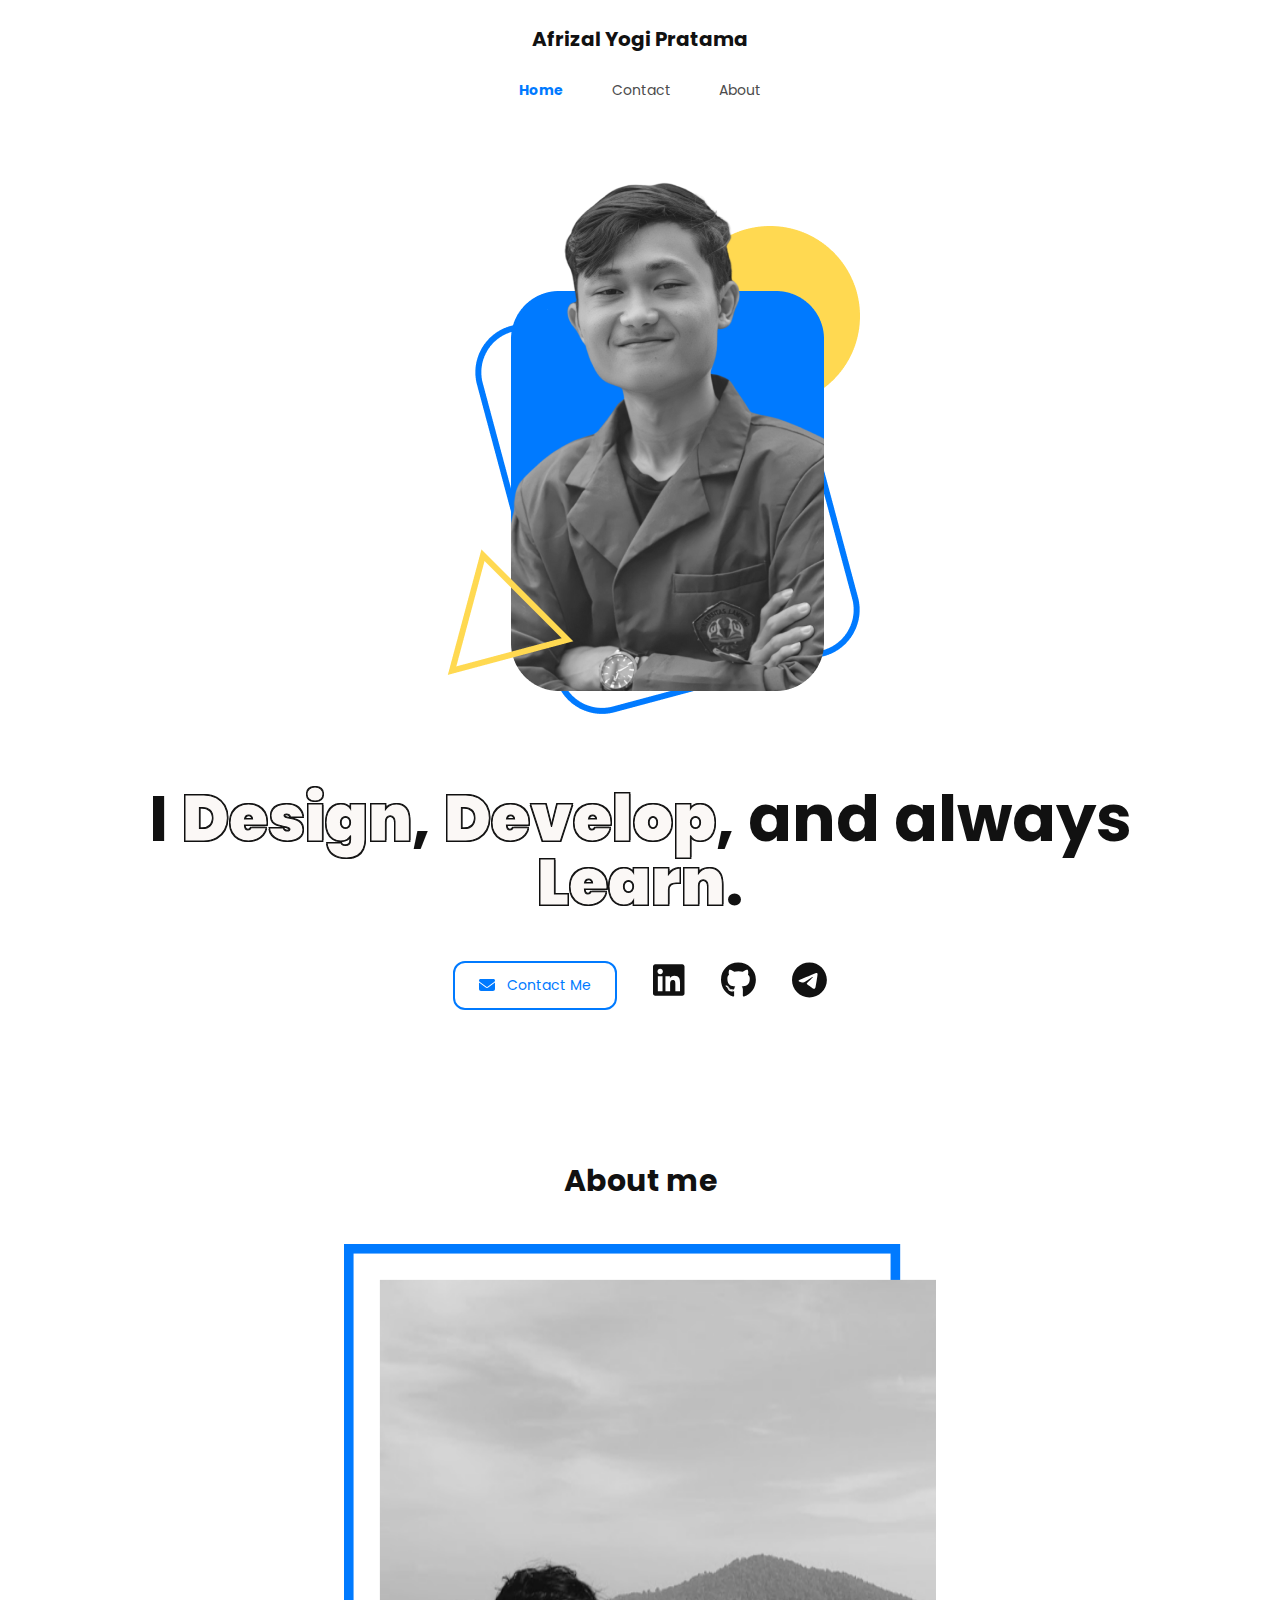
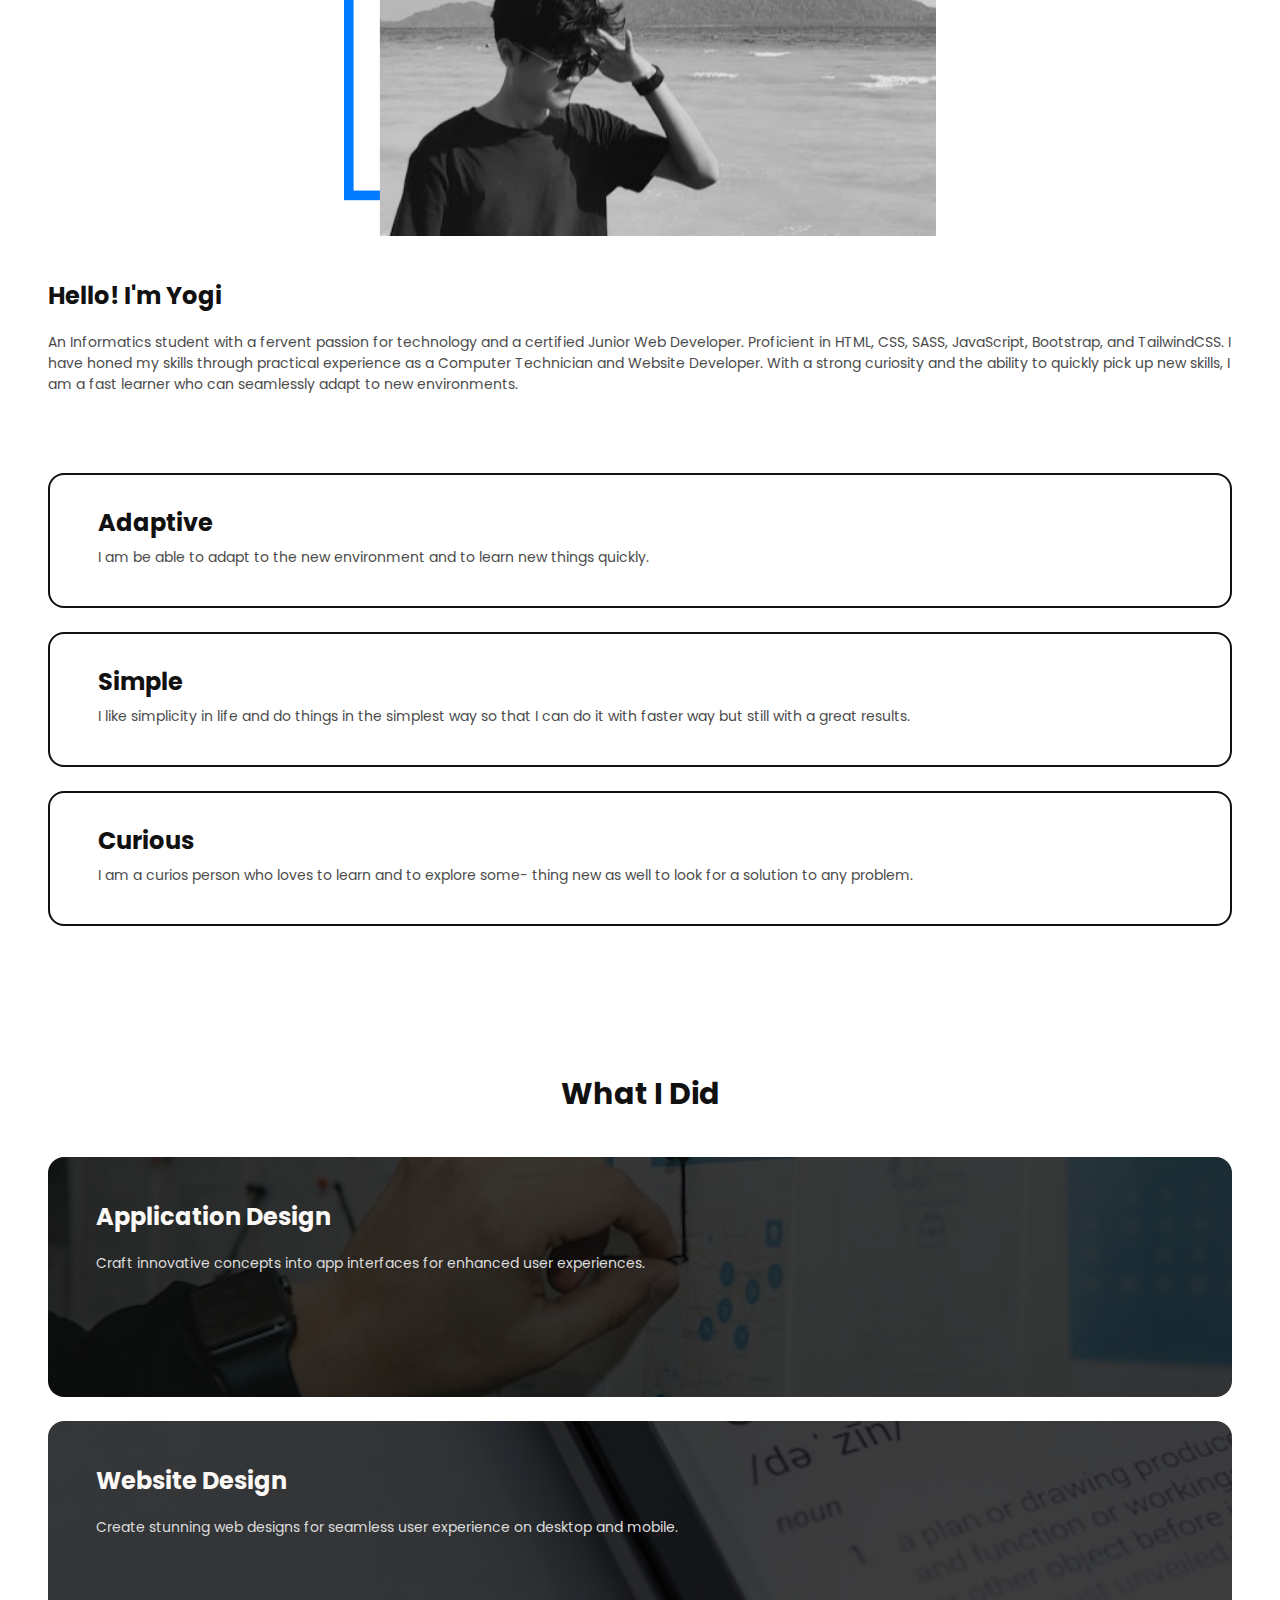
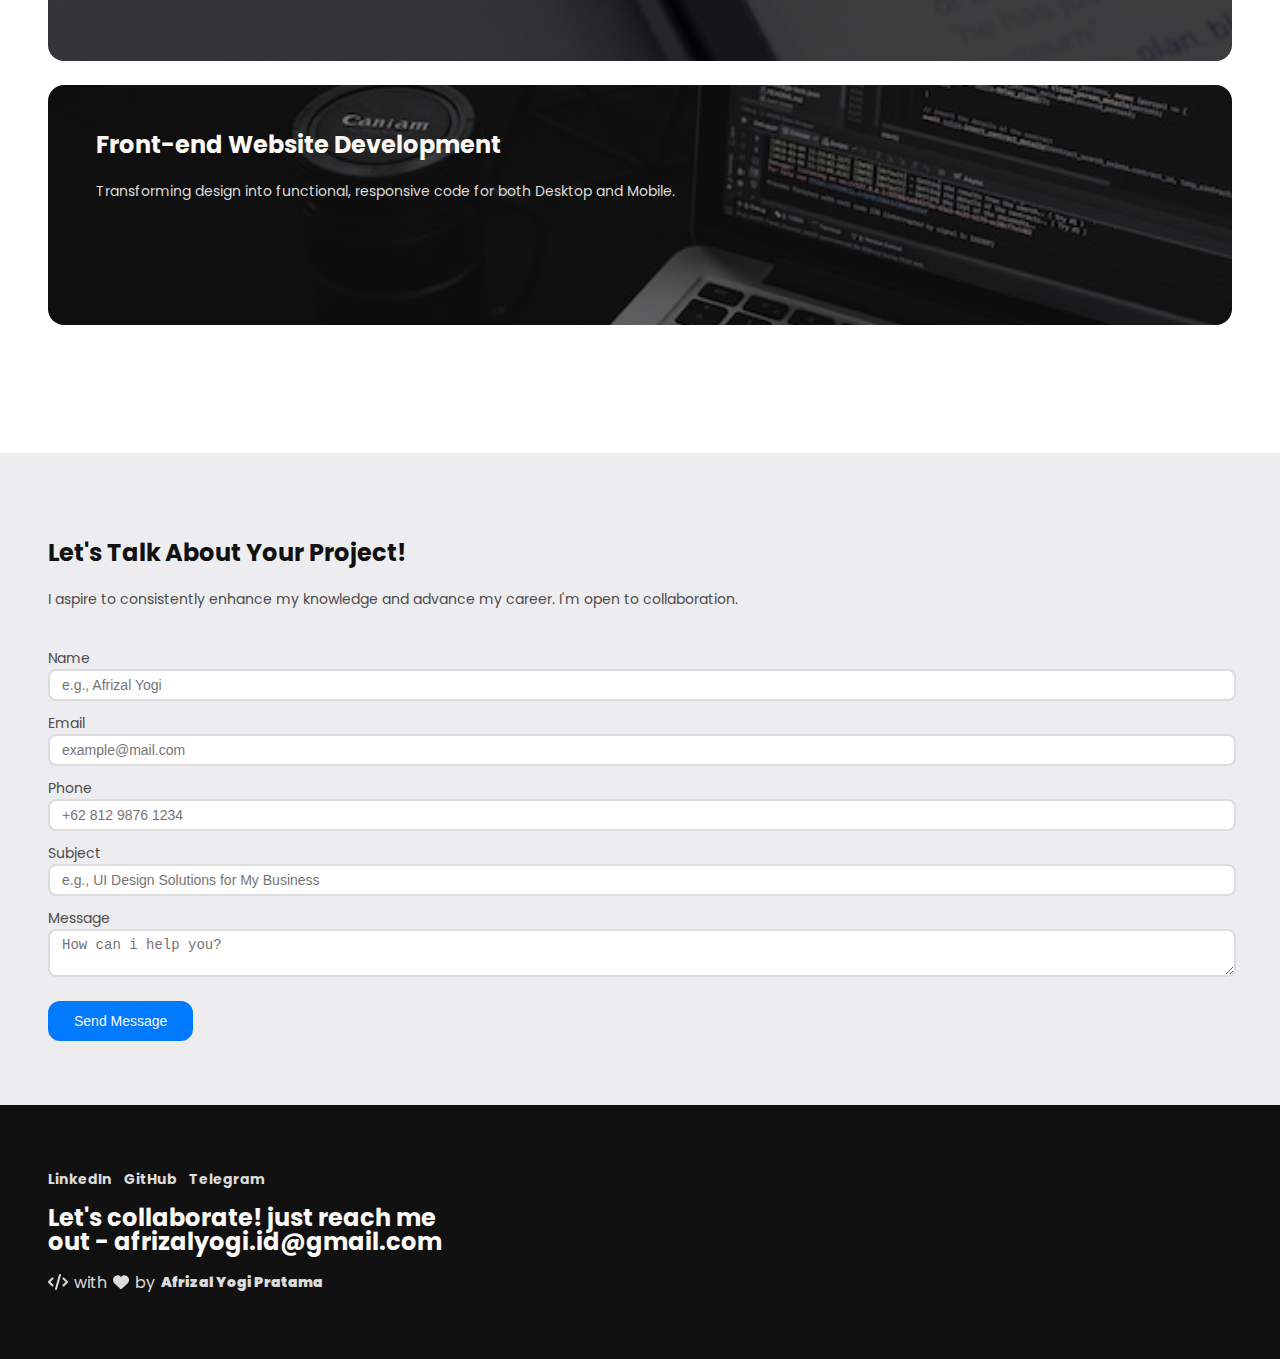
<file: C_Morning_Afrizal Yogi Pratama/index.html>
<!DOCTYPE html>
<html lang="en">
	<head>
		<meta charset="UTF-8" />
		<meta http-equiv="X-UA-Compatible" content="IE=edge" />
		<meta name="viewport" content="width=device-width, initial-scale=1.0" />
		<link rel="preconnect" href="https://fonts.googleapis.com" />
		<link rel="preconnect" href="https://fonts.gstatic.com" crossorigin />
		<link
			href="https://fonts.googleapis.com/css2?family=Poppins:wght@400;700&display=swap"
			rel="stylesheet" />
		<link rel="stylesheet" href="./css/main.css" />
		<title>Afrizal Yogi Pratama</title>
	</head>
	<body>
		<nav id="top">
			<div class="flex">
				<div class="navbar-left">
					<h2>Afrizal Yogi Pratama</h2>
				</div>
				<div class="navbar-right">
					<ul>
						<li class="active"><a href="./index.html">Home</a></li>
						<li><a href="./contact.html">Contact</a></li>
						<li><a href="./about.html">About</a></li>
					</ul>
				</div>
			</div>
		</nav>
		<section id="hero">
			<div class="flex">
				<div class="hero-left">
					<h1>
						I <b className="hover:bg-blue-primary duration-300">Design</b>,
						<b className="hover:bg-blue-primary duration-300">Develop</b>, and
						always <b className="hover:bg-blue-primary duration-300">Learn</b>.
					</h1>
					<div class="hero-cta flex">
						<a
							href="mailto:afrizalyogi.id@gmail.com"
							target="_blank"
							class="btn-outline-primary">
							<svg
								xmlns="http://www.w3.org/2000/svg"
								height="1em"
								viewBox="0 0 512 512">
								<path
									d="M48 64C21.5 64 0 85.5 0 112c0 15.1 7.1 29.3 19.2 38.4L236.8 313.6c11.4 8.5 27 8.5 38.4 0L492.8 150.4c12.1-9.1 19.2-23.3 19.2-38.4c0-26.5-21.5-48-48-48H48zM0 176V384c0 35.3 28.7 64 64 64H448c35.3 0 64-28.7 64-64V176L294.4 339.2c-22.8 17.1-54 17.1-76.8 0L0 176z" />
							</svg>
							Contact Me
						</a>
						<div class="hero-link flex">
							<a href="https://www.linkedin.com/in/afrizalyogi/">
								<svg
									xmlns="http://www.w3.org/2000/svg"
									height="1em"
									viewBox="0 0 448 512">
									<path
										d="M416 32H31.9C14.3 32 0 46.5 0 64.3v383.4C0 465.5 14.3 480 31.9 480H416c17.6 0 32-14.5 32-32.3V64.3c0-17.8-14.4-32.3-32-32.3zM135.4 416H69V202.2h66.5V416zm-33.2-243c-21.3 0-38.5-17.3-38.5-38.5S80.9 96 102.2 96c21.2 0 38.5 17.3 38.5 38.5 0 21.3-17.2 38.5-38.5 38.5zm282.1 243h-66.4V312c0-24.8-.5-56.7-34.5-56.7-34.6 0-39.9 27-39.9 54.9V416h-66.4V202.2h63.7v29.2h.9c8.9-16.8 30.6-34.5 62.9-34.5 67.2 0 79.7 44.3 79.7 101.9V416z" />
								</svg>
							</a>
							<a href="https://github.com/afrizalyogi">
								<svg
									xmlns="http://www.w3.org/2000/svg"
									height="1em"
									viewBox="0 0 496 512">
									<path
										d="M165.9 397.4c0 2-2.3 3.6-5.2 3.6-3.3.3-5.6-1.3-5.6-3.6 0-2 2.3-3.6 5.2-3.6 3-.3 5.6 1.3 5.6 3.6zm-31.1-4.5c-.7 2 1.3 4.3 4.3 4.9 2.6 1 5.6 0 6.2-2s-1.3-4.3-4.3-5.2c-2.6-.7-5.5.3-6.2 2.3zm44.2-1.7c-2.9.7-4.9 2.6-4.6 4.9.3 2 2.9 3.3 5.9 2.6 2.9-.7 4.9-2.6 4.6-4.6-.3-1.9-3-3.2-5.9-2.9zM244.8 8C106.1 8 0 113.3 0 252c0 110.9 69.8 205.8 169.5 239.2 12.8 2.3 17.3-5.6 17.3-12.1 0-6.2-.3-40.4-.3-61.4 0 0-70 15-84.7-29.8 0 0-11.4-29.1-27.8-36.6 0 0-22.9-15.7 1.6-15.4 0 0 24.9 2 38.6 25.8 21.9 38.6 58.6 27.5 72.9 20.9 2.3-16 8.8-27.1 16-33.7-55.9-6.2-112.3-14.3-112.3-110.5 0-27.5 7.6-41.3 23.6-58.9-2.6-6.5-11.1-33.3 2.6-67.9 20.9-6.5 69 27 69 27 20-5.6 41.5-8.5 62.8-8.5s42.8 2.9 62.8 8.5c0 0 48.1-33.6 69-27 13.7 34.7 5.2 61.4 2.6 67.9 16 17.7 25.8 31.5 25.8 58.9 0 96.5-58.9 104.2-114.8 110.5 9.2 7.9 17 22.9 17 46.4 0 33.7-.3 75.4-.3 83.6 0 6.5 4.6 14.4 17.3 12.1C428.2 457.8 496 362.9 496 252 496 113.3 383.5 8 244.8 8zM97.2 352.9c-1.3 1-1 3.3.7 5.2 1.6 1.6 3.9 2.3 5.2 1 1.3-1 1-3.3-.7-5.2-1.6-1.6-3.9-2.3-5.2-1zm-10.8-8.1c-.7 1.3.3 2.9 2.3 3.9 1.6 1 3.6.7 4.3-.7.7-1.3-.3-2.9-2.3-3.9-2-.6-3.6-.3-4.3.7zm32.4 35.6c-1.6 1.3-1 4.3 1.3 6.2 2.3 2.3 5.2 2.6 6.5 1 1.3-1.3.7-4.3-1.3-6.2-2.2-2.3-5.2-2.6-6.5-1zm-11.4-14.7c-1.6 1-1.6 3.6 0 5.9 1.6 2.3 4.3 3.3 5.6 2.3 1.6-1.3 1.6-3.9 0-6.2-1.4-2.3-4-3.3-5.6-2z" />
								</svg>
							</a>
							<a href="https://t.me/afrizalyogi">
								<svg
									xmlns="http://www.w3.org/2000/svg"
									height="1em"
									viewBox="0 0 496 512">
									<path
										d="M248,8C111.033,8,0,119.033,0,256S111.033,504,248,504,496,392.967,496,256,384.967,8,248,8ZM362.952,176.66c-3.732,39.215-19.881,134.378-28.1,178.3-3.476,18.584-10.322,24.816-16.948,25.425-14.4,1.326-25.338-9.517-39.287-18.661-21.827-14.308-34.158-23.215-55.346-37.177-24.485-16.135-8.612-25,5.342-39.5,3.652-3.793,67.107-61.51,68.335-66.746.153-.655.3-3.1-1.154-4.384s-3.59-.849-5.135-.5q-3.283.746-104.608,69.142-14.845,10.194-26.894,9.934c-8.855-.191-25.888-5.006-38.551-9.123-15.531-5.048-27.875-7.717-26.8-16.291q.84-6.7,18.45-13.7,108.446-47.248,144.628-62.3c68.872-28.647,83.183-33.623,92.511-33.789,2.052-.034,6.639.474,9.61,2.885a10.452,10.452,0,0,1,3.53,6.716A43.765,43.765,0,0,1,362.952,176.66Z" />
								</svg>
							</a>
						</div>
					</div>
				</div>
				<div class="hero-right">
					<img src="./assets/hero-image.png" alt="Afrizal Yogi" />
				</div>
			</div>
		</section>
		<section id="about">
			<div class="section-title"> <h2>About me</h2> </div>
			<div class="section-content">
				<div class="grid-2">
					<img src="./assets/about-image.png" alt="" />
					<div>
						<h3>Hello! I'm Yogi</h3>
						<p>
							An Informatics student with a fervent passion for technology and a
							certified Junior Web Developer. Proficient in HTML, CSS, SASS,
							JavaScript, Bootstrap, and TailwindCSS. I have honed my skills
							through practical experience as a Computer Technician and Website
							Developer. With a strong curiosity and the ability to quickly pick
							up new skills, I am a fast learner who can seamlessly adapt to new
							environments.
						</p>
					</div>
				</div>
				<div class="grid-3">
					<div class="about-content">
						<h3 class="about-title">Adaptive</h3>
						<p class="about-description">
							I am be able to adapt to the new environment and to learn new
							things quickly.
						</p>
					</div>
					<div class="about-content">
						<h3 class="about-title">Simple</h3>
						<p class="about-description">
							I like simplicity in life and do things in the simplest way so
							that I can do it with faster way but still with a great results.
						</p>
					</div>
					<div class="about-content">
						<h3 class="about-title">Curious</h3>
						<p class="about-description">
							I am a curios person who loves to learn and to explore some- thing
							new as well to look for a solution to any problem.
						</p>
					</div>
				</div>
			</div>
		</section>
		<section id="service">
			<div class="section-title"> <h2>What I Did</h2> </div>
			<div class="section-content grid-3">
				<div id="service-1" class="service-content">
					<div class="service-img"></div>
					<div class="service-text">
						<h3>Application Design</h3>
						<p>
							Craft innovative concepts into app interfaces for enhanced user
							experiences.
						</p>
					</div>
				</div>
				<div id="service-2" class="service-content">
					<div class="service-img"></div>
					<div class="service-text">
						<h3>Website Design</h3>
						<p>
							Create stunning web designs for seamless user experience on
							desktop and mobile.
						</p>
					</div>
				</div>
				<div id="service-3" class="service-content">
					<div class="service-img"></div>
					<div class="service-text">
						<h3>Front-end Website Development</h3>
						<p>
							Transforming design into functional, responsive code for both
							Desktop and Mobile.
						</p>
					</div>
				</div>
			</div>
		</section>
		<section id="contact">
			<div class="grid-2">
				<div class="contact-text">
					<h3>Let's Talk About Your Project!</h3>
					<p
						>I aspire to consistently enhance my knowledge and advance my
						career. I'm open to collaboration.</p
					>
				</div>
				<div class="contact-form">
					<form
						action="mailto:afrizalyogi.id@gmail.com"
						method="post"
						enctype="text/plain">
						<div class="contact-input grid-2">
							<div>
								<label for="name">Name</label>
								<input
									type="text"
									name="name"
									id="name"
									placeholder="e.g., Afrizal Yogi"
									required />
							</div>
							<div>
								<label for="email">Email</label>
								<input
									type="email"
									name="email"
									id="email"
									placeholder="example@mail.com"
									required />
							</div>
						</div>
						<div class="contact-input grid-2">
							<div>
								<label for="phone">Phone</label>
								<input
									type="number"
									name="phone"
									id="phone"
									placeholder="+62 812 9876 1234"
									required />
							</div>
							<div>
								<label for="subject">Subject</label>
								<input
									type="text"
									name="subject"
									id="subject"
									placeholder="e.g., UI Design Solutions for My Business"
									required />
							</div>
						</div>
						<div class="contact-input">
							<div>
								<label for="text">Message</label>
								<textarea
									name="text"
									id="text"
									placeholder="How can i help you?"
									required></textarea>
							</div>
						</div>
						<button type="submit" class="btn-primary">
							<p>Send Message</p>
						</button>
					</form>
				</div>
			</div>
		</section>
		<footer>
			<div class="footer-link flex">
				<a href="https://www.linkedin.com/in/afrizalyogi/">LinkedIn</a>
				<a href="https://github.com/afrizalyogi">GitHub</a>
				<a href="https://t.me/afrizalyogi">Telegram</a>
			</div>
			<h1>
				Let's collaborate! just reach me <br />
				out -
				<a href="mailto:afrizalyogi.id@gmail.com">afrizalyogi.id@gmail.com</a>
			</h1>
			<div class="copyright flex">
				<svg
					xmlns="http://www.w3.org/2000/svg"
					height="1em"
					viewBox="0 0 640 512">
					<path
						d="M392.8 1.2c-17-4.9-34.7 5-39.6 22l-128 448c-4.9 17 5 34.7 22 39.6s34.7-5 39.6-22l128-448c4.9-17-5-34.7-22-39.6zm80.6 120.1c-12.5 12.5-12.5 32.8 0 45.3L562.7 256l-89.4 89.4c-12.5 12.5-12.5 32.8 0 45.3s32.8 12.5 45.3 0l112-112c12.5-12.5 12.5-32.8 0-45.3l-112-112c-12.5-12.5-32.8-12.5-45.3 0zm-306.7 0c-12.5-12.5-32.8-12.5-45.3 0l-112 112c-12.5 12.5-12.5 32.8 0 45.3l112 112c12.5 12.5 32.8 12.5 45.3 0s12.5-32.8 0-45.3L77.3 256l89.4-89.4c12.5-12.5 12.5-32.8 0-45.3z" />
				</svg>
				with
				<svg
					xmlns="http://www.w3.org/2000/svg"
					height="1em"
					viewBox="0 0 512 512">
					<path
						d="M47.6 300.4L228.3 469.1c7.5 7 17.4 10.9 27.7 10.9s20.2-3.9 27.7-10.9L464.4 300.4c30.4-28.3 47.6-68 47.6-109.5v-5.8c0-69.9-50.5-129.5-119.4-141C347 36.5 300.6 51.4 268 84L256 96 244 84c-32.6-32.6-79-47.5-124.6-39.9C50.5 55.6 0 115.2 0 185.1v5.8c0 41.5 17.2 81.2 47.6 109.5z" />
				</svg>
				by
				<a href="https://afrizalyogi.studio/" target="_blank">
					<b>Afrizal Yogi Pratama</b>
				</a>
			</div>
		</footer>
	</body>
</html>
</file>
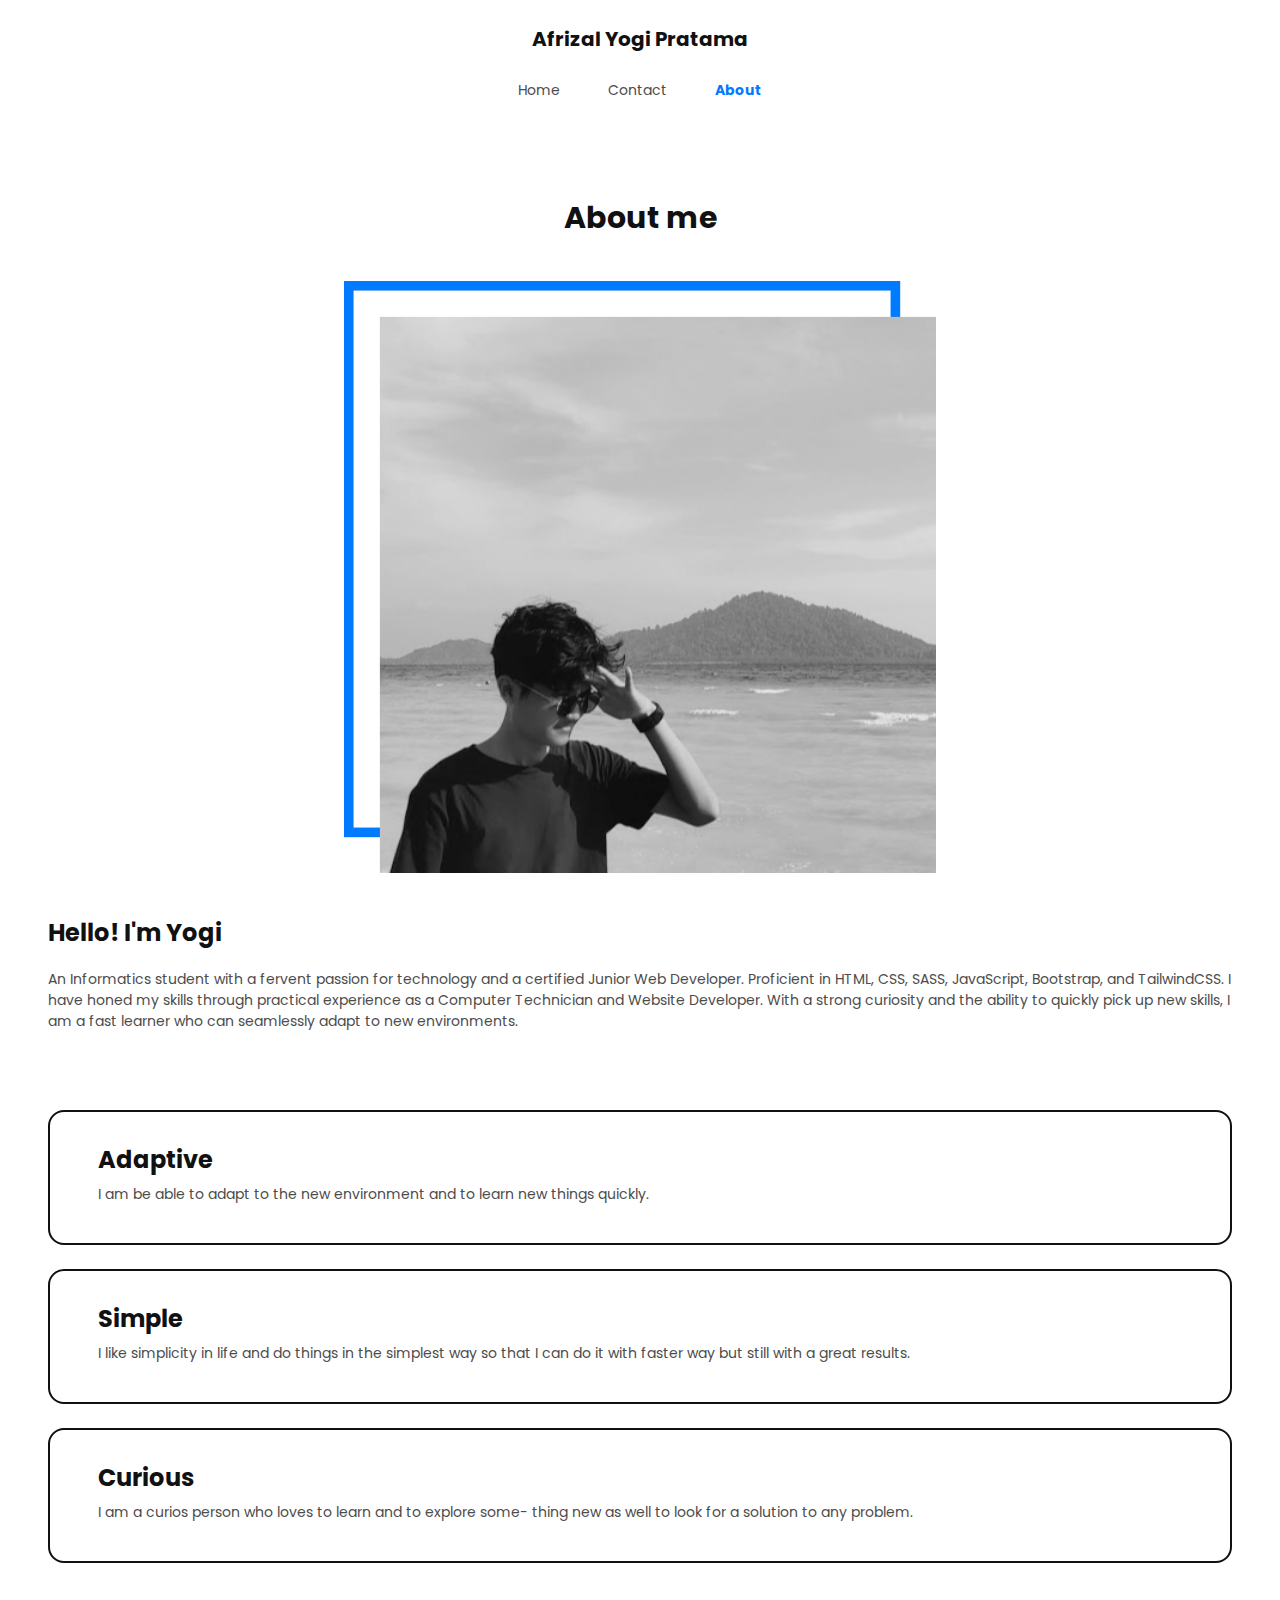
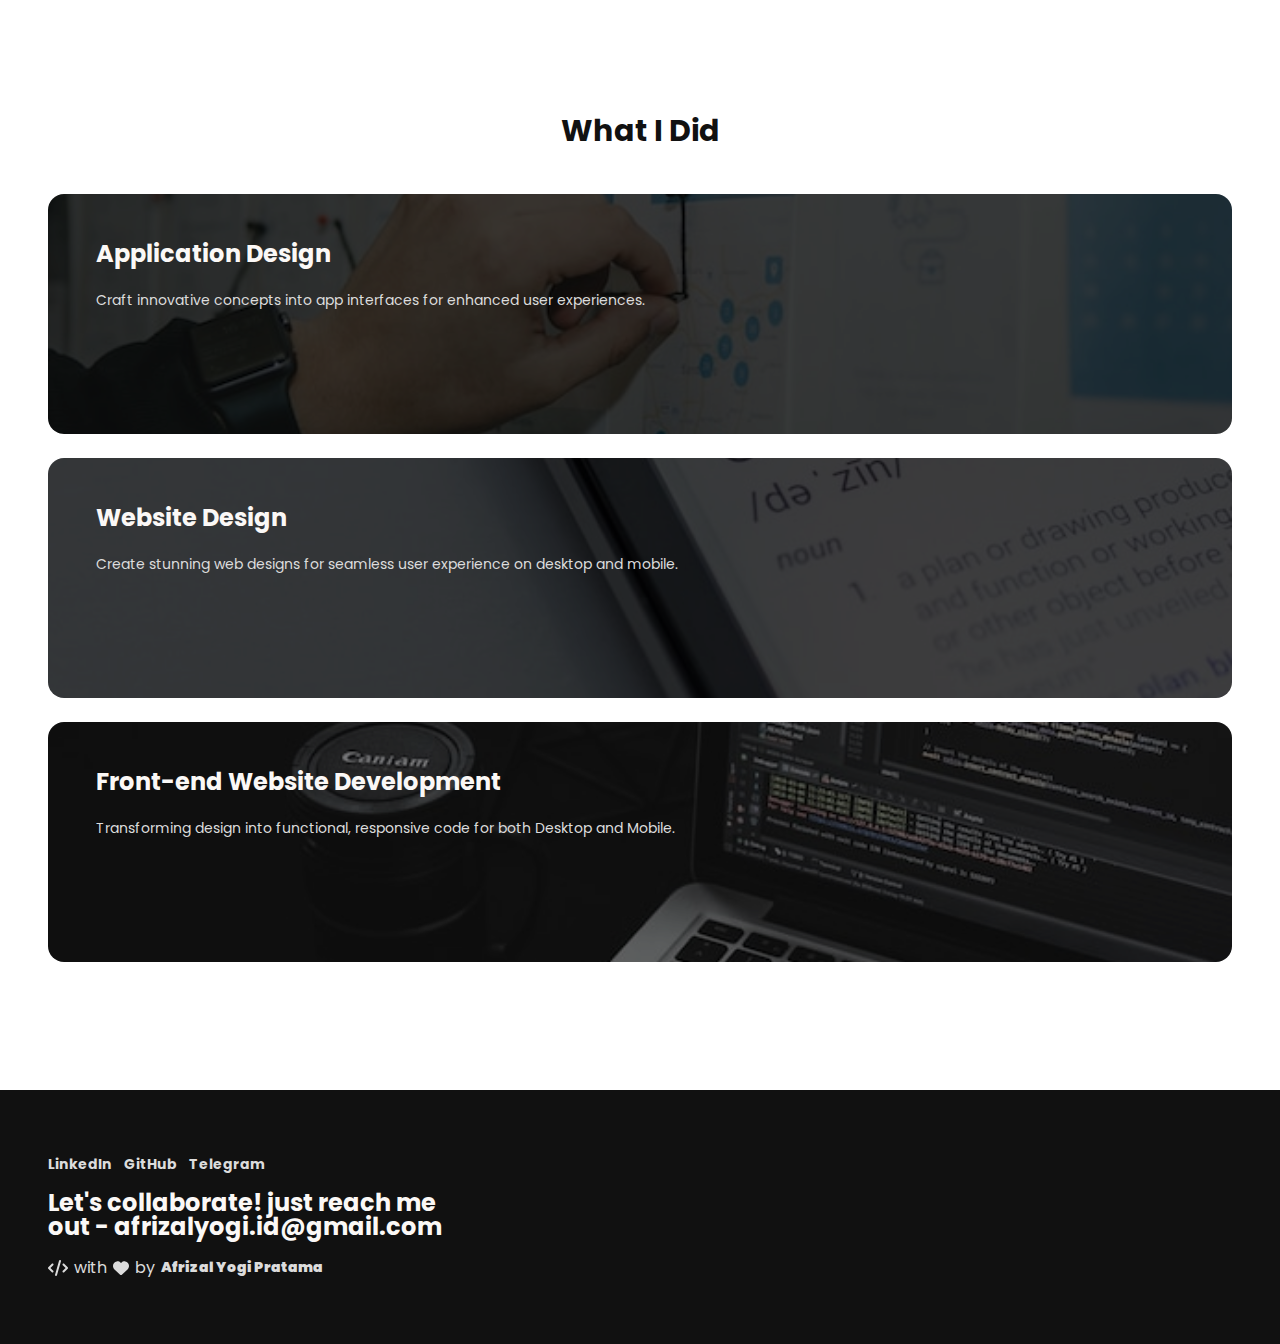
<file: C_Morning_Afrizal Yogi Pratama/about.html>
<!DOCTYPE html>
<html lang="en">
	<head>
		<meta charset="UTF-8" />
		<meta http-equiv="X-UA-Compatible" content="IE=edge" />
		<meta name="viewport" content="width=device-width, initial-scale=1.0" />
		<link rel="preconnect" href="https://fonts.googleapis.com" />
		<link rel="preconnect" href="https://fonts.gstatic.com" crossorigin />
		<link
			href="https://fonts.googleapis.com/css2?family=Poppins:wght@400;700&display=swap"
			rel="stylesheet" />
		<link rel="stylesheet" href="./css/main.css" />
		<title>Afrizal Yogi Pratama</title>
	</head>
	<body>
		<nav id="top">
			<div class="flex">
				<div class="navbar-left">
					<h2>Afrizal Yogi Pratama</h2>
				</div>
				<div class="navbar-right">
					<ul>
						<li><a href="./index.html">Home</a></li>
						<li><a href="./contact.html">Contact</a></li>
						<li class="active"><a href="./about.html">About</a></li>
					</ul>
				</div>
			</div>
		</nav>
		<section id="about">
			<div class="section-title"> <h2>About me</h2> </div>
			<div class="section-content">
				<div class="grid-2">
					<img src="./assets/about-image.png" alt="" />
					<div>
						<h3>Hello! I'm Yogi</h3>
						<p>
							An Informatics student with a fervent passion for technology and a
							certified Junior Web Developer. Proficient in HTML, CSS, SASS,
							JavaScript, Bootstrap, and TailwindCSS. I have honed my skills
							through practical experience as a Computer Technician and Website
							Developer. With a strong curiosity and the ability to quickly pick
							up new skills, I am a fast learner who can seamlessly adapt to new
							environments.
						</p>
					</div>
				</div>
				<div class="grid-3">
					<div class="about-content">
						<h3 class="about-title">Adaptive</h3>
						<p class="about-description">
							I am be able to adapt to the new environment and to learn new
							things quickly.
						</p>
					</div>
					<div class="about-content">
						<h3 class="about-title">Simple</h3>
						<p class="about-description">
							I like simplicity in life and do things in the simplest way so
							that I can do it with faster way but still with a great results.
						</p>
					</div>
					<div class="about-content">
						<h3 class="about-title">Curious</h3>
						<p class="about-description">
							I am a curios person who loves to learn and to explore some- thing
							new as well to look for a solution to any problem.
						</p>
					</div>
				</div>
			</div>
		</section>
		<section id="service">
			<div class="section-title"> <h2>What I Did</h2> </div>
			<div class="section-content grid-3">
				<div id="service-1" class="service-content">
					<div class="service-img"></div>
					<div class="service-text">
						<h3>Application Design</h3>
						<p>
							Craft innovative concepts into app interfaces for enhanced user
							experiences.
						</p>
					</div>
				</div>
				<div id="service-2" class="service-content">
					<div class="service-img"></div>
					<div class="service-text">
						<h3>Website Design</h3>
						<p>
							Create stunning web designs for seamless user experience on
							desktop and mobile.
						</p>
					</div>
				</div>
				<div id="service-3" class="service-content">
					<div class="service-img"></div>
					<div class="service-text">
						<h3>Front-end Website Development</h3>
						<p>
							Transforming design into functional, responsive code for both
							Desktop and Mobile.
						</p>
					</div>
				</div>
			</div>
		</section>
		<footer>
			<div class="footer-link flex">
				<a href="https://www.linkedin.com/in/afrizalyogi/">LinkedIn</a>
				<a href="https://github.com/afrizalyogi">GitHub</a>
				<a href="https://t.me/afrizalyogi">Telegram</a>
			</div>
			<h1>
				Let's collaborate! just reach me <br />
				out -
				<a href="mailto:afrizalyogi.id@gmail.com">afrizalyogi.id@gmail.com</a>
			</h1>
			<div class="copyright flex">
				<svg
					xmlns="http://www.w3.org/2000/svg"
					height="1em"
					viewBox="0 0 640 512">
					<path
						d="M392.8 1.2c-17-4.9-34.7 5-39.6 22l-128 448c-4.9 17 5 34.7 22 39.6s34.7-5 39.6-22l128-448c4.9-17-5-34.7-22-39.6zm80.6 120.1c-12.5 12.5-12.5 32.8 0 45.3L562.7 256l-89.4 89.4c-12.5 12.5-12.5 32.8 0 45.3s32.8 12.5 45.3 0l112-112c12.5-12.5 12.5-32.8 0-45.3l-112-112c-12.5-12.5-32.8-12.5-45.3 0zm-306.7 0c-12.5-12.5-32.8-12.5-45.3 0l-112 112c-12.5 12.5-12.5 32.8 0 45.3l112 112c12.5 12.5 32.8 12.5 45.3 0s12.5-32.8 0-45.3L77.3 256l89.4-89.4c12.5-12.5 12.5-32.8 0-45.3z" />
				</svg>
				with
				<svg
					xmlns="http://www.w3.org/2000/svg"
					height="1em"
					viewBox="0 0 512 512">
					<path
						d="M47.6 300.4L228.3 469.1c7.5 7 17.4 10.9 27.7 10.9s20.2-3.9 27.7-10.9L464.4 300.4c30.4-28.3 47.6-68 47.6-109.5v-5.8c0-69.9-50.5-129.5-119.4-141C347 36.5 300.6 51.4 268 84L256 96 244 84c-32.6-32.6-79-47.5-124.6-39.9C50.5 55.6 0 115.2 0 185.1v5.8c0 41.5 17.2 81.2 47.6 109.5z" />
				</svg>
				by
				<a href="https://afrizalyogi.studio/" target="_blank">
					<b>Afrizal Yogi Pratama</b>
				</a>
			</div>
		</footer>
	</body>
</html>
</file>
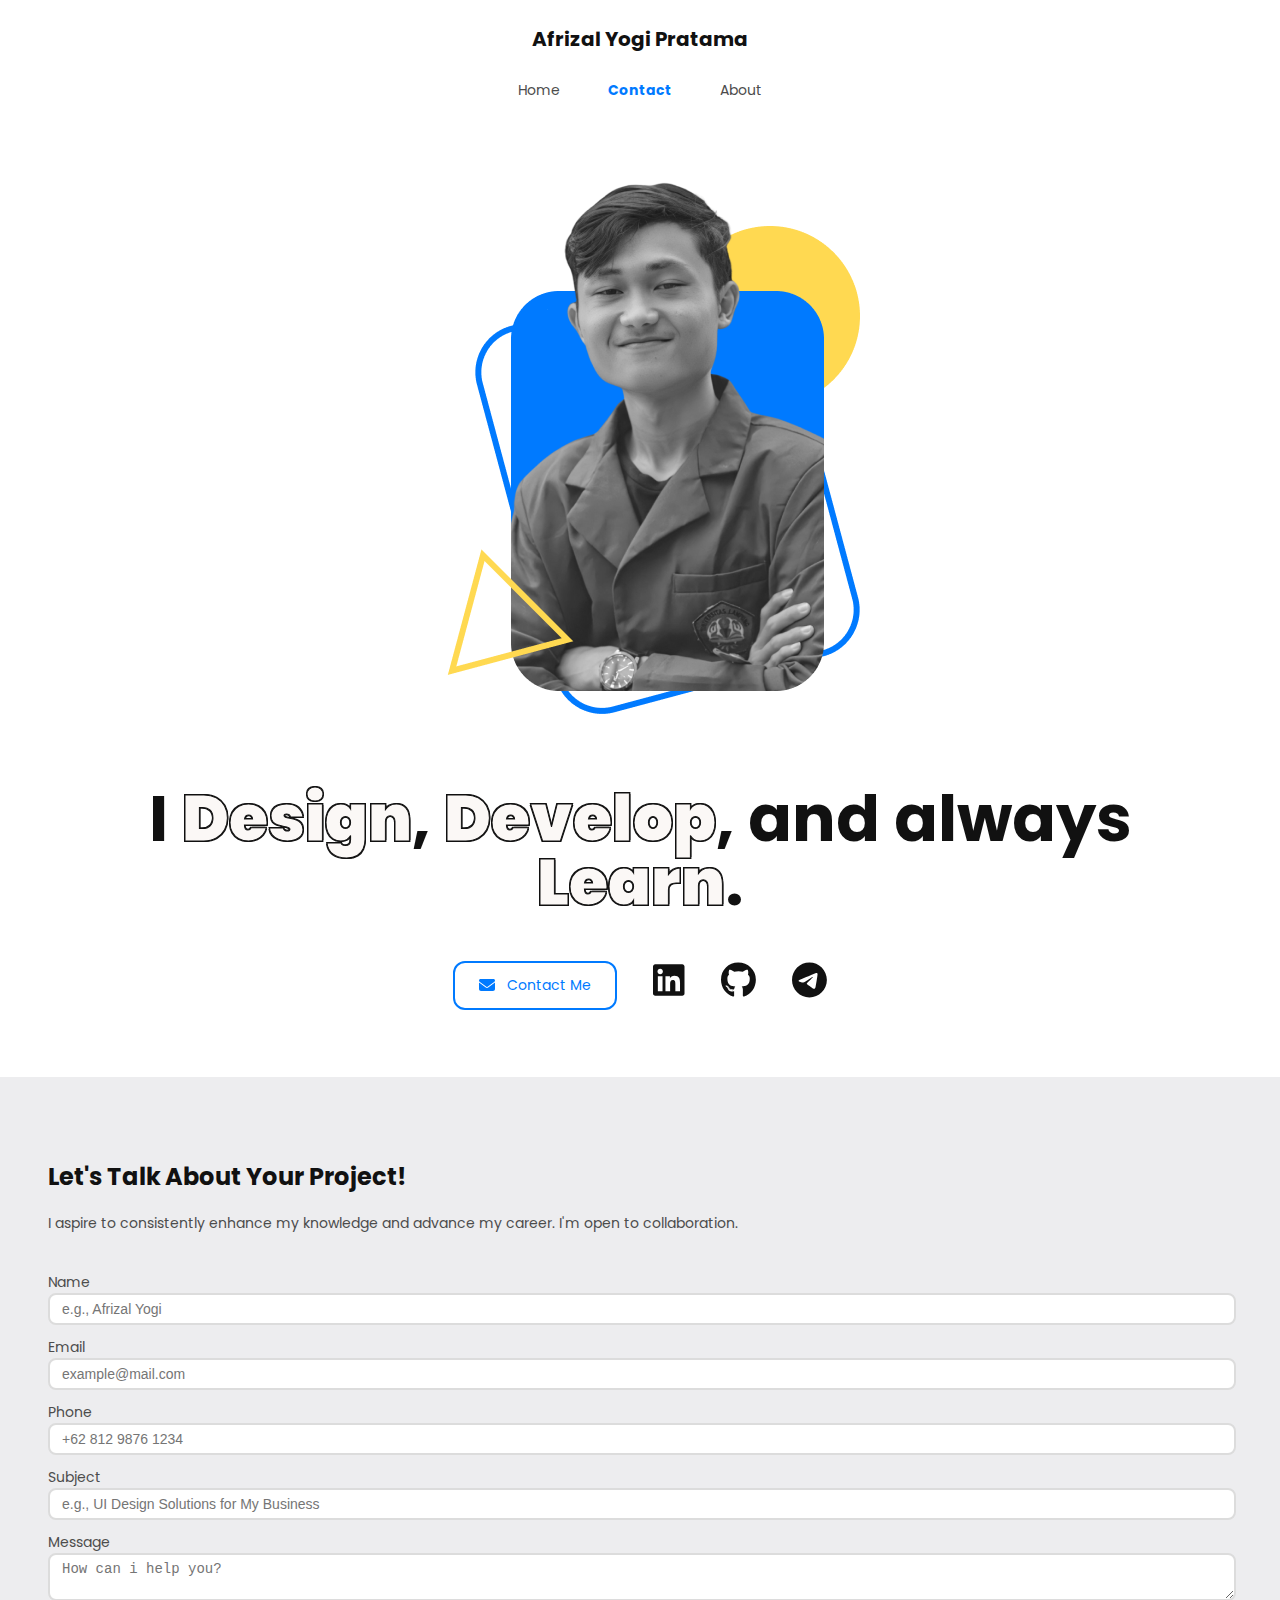
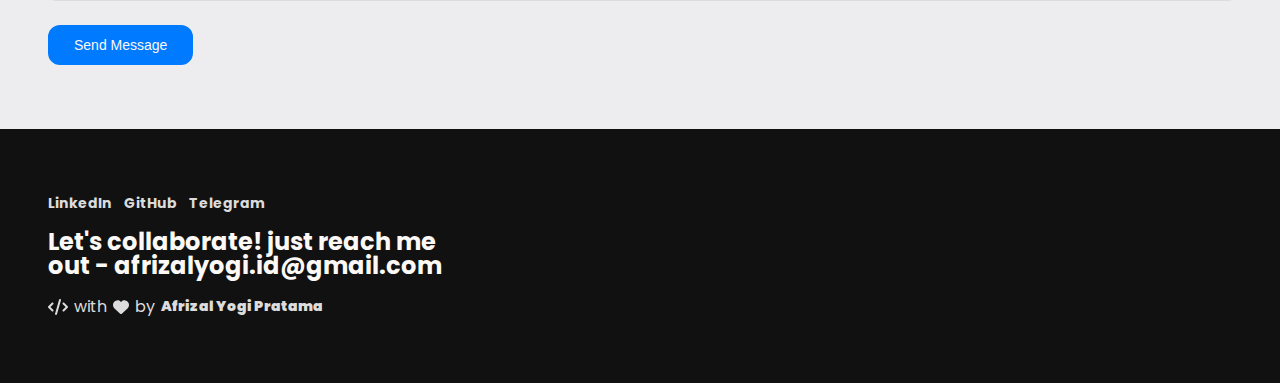
<file: C_Morning_Afrizal Yogi Pratama/contact.html>
<!DOCTYPE html>
<html lang="en">
	<head>
		<meta charset="UTF-8" />
		<meta http-equiv="X-UA-Compatible" content="IE=edge" />
		<meta name="viewport" content="width=device-width, initial-scale=1.0" />
		<link rel="preconnect" href="https://fonts.googleapis.com" />
		<link rel="preconnect" href="https://fonts.gstatic.com" crossorigin />
		<link
			href="https://fonts.googleapis.com/css2?family=Poppins:wght@400;700&display=swap"
			rel="stylesheet" />
		<link rel="stylesheet" href="./css/main.css" />
		<title>Afrizal Yogi Pratama</title>
	</head>
	<body>
		<nav id="top">
			<div class="flex">
				<div class="navbar-left">
					<h2>Afrizal Yogi Pratama</h2>
				</div>
				<div class="navbar-right">
					<ul>
						<li><a href="./index.html">Home</a></li>
						<li class="active"><a href="./contact.html">Contact</a></li>
						<li><a href="./about.html">About</a></li>
					</ul>
				</div>
			</div>
		</nav>
		<section id="hero">
			<div class="flex">
				<div class="hero-left">
					<h1>
						I <b className="hover:bg-blue-primary duration-300">Design</b>,
						<b className="hover:bg-blue-primary duration-300">Develop</b>, and
						always <b className="hover:bg-blue-primary duration-300">Learn</b>.
					</h1>
					<div class="hero-cta flex">
						<a
							href="mailto:afrizalyogi.id@gmail.com"
							target="_blank"
							class="btn-outline-primary">
							<svg
								xmlns="http://www.w3.org/2000/svg"
								height="1em"
								viewBox="0 0 512 512">
								<path
									d="M48 64C21.5 64 0 85.5 0 112c0 15.1 7.1 29.3 19.2 38.4L236.8 313.6c11.4 8.5 27 8.5 38.4 0L492.8 150.4c12.1-9.1 19.2-23.3 19.2-38.4c0-26.5-21.5-48-48-48H48zM0 176V384c0 35.3 28.7 64 64 64H448c35.3 0 64-28.7 64-64V176L294.4 339.2c-22.8 17.1-54 17.1-76.8 0L0 176z" />
							</svg>
							Contact Me
						</a>
						<div class="hero-link flex">
							<a href="https://www.linkedin.com/in/afrizalyogi/">
								<svg
									xmlns="http://www.w3.org/2000/svg"
									height="1em"
									viewBox="0 0 448 512">
									<path
										d="M416 32H31.9C14.3 32 0 46.5 0 64.3v383.4C0 465.5 14.3 480 31.9 480H416c17.6 0 32-14.5 32-32.3V64.3c0-17.8-14.4-32.3-32-32.3zM135.4 416H69V202.2h66.5V416zm-33.2-243c-21.3 0-38.5-17.3-38.5-38.5S80.9 96 102.2 96c21.2 0 38.5 17.3 38.5 38.5 0 21.3-17.2 38.5-38.5 38.5zm282.1 243h-66.4V312c0-24.8-.5-56.7-34.5-56.7-34.6 0-39.9 27-39.9 54.9V416h-66.4V202.2h63.7v29.2h.9c8.9-16.8 30.6-34.5 62.9-34.5 67.2 0 79.7 44.3 79.7 101.9V416z" />
								</svg>
							</a>
							<a href="https://github.com/afrizalyogi">
								<svg
									xmlns="http://www.w3.org/2000/svg"
									height="1em"
									viewBox="0 0 496 512">
									<path
										d="M165.9 397.4c0 2-2.3 3.6-5.2 3.6-3.3.3-5.6-1.3-5.6-3.6 0-2 2.3-3.6 5.2-3.6 3-.3 5.6 1.3 5.6 3.6zm-31.1-4.5c-.7 2 1.3 4.3 4.3 4.9 2.6 1 5.6 0 6.2-2s-1.3-4.3-4.3-5.2c-2.6-.7-5.5.3-6.2 2.3zm44.2-1.7c-2.9.7-4.9 2.6-4.6 4.9.3 2 2.9 3.3 5.9 2.6 2.9-.7 4.9-2.6 4.6-4.6-.3-1.9-3-3.2-5.9-2.9zM244.8 8C106.1 8 0 113.3 0 252c0 110.9 69.8 205.8 169.5 239.2 12.8 2.3 17.3-5.6 17.3-12.1 0-6.2-.3-40.4-.3-61.4 0 0-70 15-84.7-29.8 0 0-11.4-29.1-27.8-36.6 0 0-22.9-15.7 1.6-15.4 0 0 24.9 2 38.6 25.8 21.9 38.6 58.6 27.5 72.9 20.9 2.3-16 8.8-27.1 16-33.7-55.9-6.2-112.3-14.3-112.3-110.5 0-27.5 7.6-41.3 23.6-58.9-2.6-6.5-11.1-33.3 2.6-67.9 20.9-6.5 69 27 69 27 20-5.6 41.5-8.5 62.8-8.5s42.8 2.9 62.8 8.5c0 0 48.1-33.6 69-27 13.7 34.7 5.2 61.4 2.6 67.9 16 17.7 25.8 31.5 25.8 58.9 0 96.5-58.9 104.2-114.8 110.5 9.2 7.9 17 22.9 17 46.4 0 33.7-.3 75.4-.3 83.6 0 6.5 4.6 14.4 17.3 12.1C428.2 457.8 496 362.9 496 252 496 113.3 383.5 8 244.8 8zM97.2 352.9c-1.3 1-1 3.3.7 5.2 1.6 1.6 3.9 2.3 5.2 1 1.3-1 1-3.3-.7-5.2-1.6-1.6-3.9-2.3-5.2-1zm-10.8-8.1c-.7 1.3.3 2.9 2.3 3.9 1.6 1 3.6.7 4.3-.7.7-1.3-.3-2.9-2.3-3.9-2-.6-3.6-.3-4.3.7zm32.4 35.6c-1.6 1.3-1 4.3 1.3 6.2 2.3 2.3 5.2 2.6 6.5 1 1.3-1.3.7-4.3-1.3-6.2-2.2-2.3-5.2-2.6-6.5-1zm-11.4-14.7c-1.6 1-1.6 3.6 0 5.9 1.6 2.3 4.3 3.3 5.6 2.3 1.6-1.3 1.6-3.9 0-6.2-1.4-2.3-4-3.3-5.6-2z" />
								</svg>
							</a>
							<a href="https://t.me/afrizalyogi">
								<svg
									xmlns="http://www.w3.org/2000/svg"
									height="1em"
									viewBox="0 0 496 512">
									<path
										d="M248,8C111.033,8,0,119.033,0,256S111.033,504,248,504,496,392.967,496,256,384.967,8,248,8ZM362.952,176.66c-3.732,39.215-19.881,134.378-28.1,178.3-3.476,18.584-10.322,24.816-16.948,25.425-14.4,1.326-25.338-9.517-39.287-18.661-21.827-14.308-34.158-23.215-55.346-37.177-24.485-16.135-8.612-25,5.342-39.5,3.652-3.793,67.107-61.51,68.335-66.746.153-.655.3-3.1-1.154-4.384s-3.59-.849-5.135-.5q-3.283.746-104.608,69.142-14.845,10.194-26.894,9.934c-8.855-.191-25.888-5.006-38.551-9.123-15.531-5.048-27.875-7.717-26.8-16.291q.84-6.7,18.45-13.7,108.446-47.248,144.628-62.3c68.872-28.647,83.183-33.623,92.511-33.789,2.052-.034,6.639.474,9.61,2.885a10.452,10.452,0,0,1,3.53,6.716A43.765,43.765,0,0,1,362.952,176.66Z" />
								</svg>
							</a>
						</div>
					</div>
				</div>
				<div class="hero-right">
					<img src="./assets/hero-image.png" alt="Afrizal Yogi" />
				</div>
			</div>
		</section>
		<section id="contact">
			<div class="grid-2">
				<div class="contact-text">
					<h3>Let's Talk About Your Project!</h3>
					<p
						>I aspire to consistently enhance my knowledge and advance my
						career. I'm open to collaboration.</p
					>
				</div>
				<div class="contact-form">
					<form
						action="mailto:afrizalyogi.id@gmail.com"
						method="post"
						enctype="text/plain">
						<div class="contact-input grid-2">
							<div>
								<label for="name">Name</label>
								<input
									type="text"
									name="name"
									id="name"
									placeholder="e.g., Afrizal Yogi"
									required />
							</div>
							<div>
								<label for="email">Email</label>
								<input
									type="email"
									name="email"
									id="email"
									placeholder="example@mail.com"
									required />
							</div>
						</div>
						<div class="contact-input grid-2">
							<div>
								<label for="phone">Phone</label>
								<input
									type="number"
									name="phone"
									id="phone"
									placeholder="+62 812 9876 1234"
									required />
							</div>
							<div>
								<label for="subject">Subject</label>
								<input
									type="text"
									name="subject"
									id="subject"
									placeholder="e.g., UI Design Solutions for My Business"
									required />
							</div>
						</div>
						<div class="contact-input">
							<div>
								<label for="text">Message</label>
								<textarea
									name="text"
									id="text"
									placeholder="How can i help you?"
									required></textarea>
							</div>
						</div>
						<button type="submit" class="btn-primary">
							<p>Send Message</p>
						</button>
					</form>
				</div>
			</div>
		</section>
		<footer>
			<div class="footer-link flex">
				<a href="https://www.linkedin.com/in/afrizalyogi/">LinkedIn</a>
				<a href="https://github.com/afrizalyogi">GitHub</a>
				<a href="https://t.me/afrizalyogi">Telegram</a>
			</div>
			<h1>
				Let's collaborate! just reach me <br />
				out -
				<a href="mailto:afrizalyogi.id@gmail.com">afrizalyogi.id@gmail.com</a>
			</h1>
			<div class="copyright flex">
				<svg
					xmlns="http://www.w3.org/2000/svg"
					height="1em"
					viewBox="0 0 640 512">
					<path
						d="M392.8 1.2c-17-4.9-34.7 5-39.6 22l-128 448c-4.9 17 5 34.7 22 39.6s34.7-5 39.6-22l128-448c4.9-17-5-34.7-22-39.6zm80.6 120.1c-12.5 12.5-12.5 32.8 0 45.3L562.7 256l-89.4 89.4c-12.5 12.5-12.5 32.8 0 45.3s32.8 12.5 45.3 0l112-112c12.5-12.5 12.5-32.8 0-45.3l-112-112c-12.5-12.5-32.8-12.5-45.3 0zm-306.7 0c-12.5-12.5-32.8-12.5-45.3 0l-112 112c-12.5 12.5-12.5 32.8 0 45.3l112 112c12.5 12.5 32.8 12.5 45.3 0s12.5-32.8 0-45.3L77.3 256l89.4-89.4c12.5-12.5 12.5-32.8 0-45.3z" />
				</svg>
				with
				<svg
					xmlns="http://www.w3.org/2000/svg"
					height="1em"
					viewBox="0 0 512 512">
					<path
						d="M47.6 300.4L228.3 469.1c7.5 7 17.4 10.9 27.7 10.9s20.2-3.9 27.7-10.9L464.4 300.4c30.4-28.3 47.6-68 47.6-109.5v-5.8c0-69.9-50.5-129.5-119.4-141C347 36.5 300.6 51.4 268 84L256 96 244 84c-32.6-32.6-79-47.5-124.6-39.9C50.5 55.6 0 115.2 0 185.1v5.8c0 41.5 17.2 81.2 47.6 109.5z" />
				</svg>
				by
				<a href="https://afrizalyogi.studio/" target="_blank">
					<b>Afrizal Yogi Pratama</b>
				</a>
			</div>
		</footer>
	</body>
</html>
</file>
<file: C_Morning_Afrizal Yogi Pratama/css/main.css>
:root {
	--blue-primary: #007aff;
	--blue-secondary: rgba(0, 122, 255, 0.8);
	--black-primary: #111;
	--black-secondary: #4c4c4c;
	--black-bg: #1f1f22;
	--white-primary: #fbf8f6;
	--white-secondary: #dcdcdc;
	--white-bg: #ededef;
}

body {
	font-family: "Poppins", sans-serif;
	margin: 0;
	padding: 0;
	min-width: 484px;
	scroll-behavior: smooth;
}

a {
	text-decoration: none;
	color: var(--black-secondary);
}

a:hover {
	color: var(--blue-primary);
}

h1 {
	font-size: 72px;
	line-height: 1;
}

h2 {
	font-size: 48px;
}

h3 {
	font-size: 36px;
}

h1,
h2,
h3 {
	color: var(--black-primary);
	line-height: 1;
}

p,
label {
	color: var(--black-secondary);
}

p,
a,
label {
	font-size: 18px;
}

nav {
	padding: 12px 256px;
}

nav h2 {
	font-size: 24px;
}

nav ul {
	display: flex;
	gap: 24px;
}

section,
footer {
	padding: 64px 256px;
}

footer {
	background-color: var(--black-primary);
	color: var(--white-primary);
}

footer .flex {
	color: var(--white-secondary);
	fill: var(--white-secondary);
	justify-content: start;
}

footer .footer-link a,
footer .copyright a {
	color: var(--white-secondary);
	font-weight: 700;
}

footer .footer-link a:hover,
footer .copyright a:hover {
	color: var(--blue-primary);
}

footer .copyright {
	gap: 6px;
}

footer h1,
footer h1 a {
	color: var(--white-primary);
	font-size: 36px;
}

footer h1 a {
	color: var(--white-primary);
}

#about .grid-2 {
	gap: 24px;
	margin-bottom: 64px;
	align-items: center;
}

#about .grid-2 img {
	width: 90%;
}

#contact {
	background-color: var(--white-bg);
}

#service {
	margin-bottom: 64px;
}

.flex {
	display: flex;
	align-items: center;
	justify-content: space-between;
	gap: 12px;
}

.grid-2 {
	display: grid;
	gap: 24px;
	grid-template-columns: repeat(2, minmax(0, 1fr));
}

.grid-3 {
	display: grid;
	gap: 24px;
	grid-template-columns: repeat(3, minmax(0, 1fr));
}

.btn-primary {
	cursor: pointer;
	display: flex;
	gap: 12px;
	align-items: center;
	padding: 12px 24px;
	background: var(--blue-primary);
	color: var(--white-primary);
	fill: var(--white-primary);
	border: 2px solid var(--blue-primary);
	border-radius: 12px;
	text-decoration: none;
}

.btn-primary:hover {
	background: none;
	color: var(--blue-primary);
	fill: var(--blue-primary);
}

.btn-primary svg,
.btn-outline-primary svg {
	height: 16px;
}

.btn-outline-primary {
	display: flex;
	gap: 12px;
	align-items: center;
	padding: 12px 24px;
	border: 2px solid var(--blue-primary);
	background: none;
	color: var(--blue-primary);
	fill: var(--blue-primary);
	border-radius: 12px;
	text-decoration: none;
}

.btn-outline-primary:hover {
	background: var(--blue-primary);
	color: var(--white-primary);
	fill: var(--white-primary);
}

.navbar-right ul {
	display: flex;
	list-style: none;
}

.navbar-right ul li a {
	padding: 0 12px;
}

.navbar-right ul li.active a {
	font-weight: 700;
	color: var(--blue-primary);
}

.section-title {
	margin-bottom: 48px;
}

.hero-left h1 b {
	color: var(--white-primary);
	text-shadow: -1px -1px 0 #111, 1px -1px 0 #111, -1px 1px 0 #111,
		1px 1px 0 #111;
	-webkit-text-stroke: 1px var(--black-primary);
}

.hero-left h1 b:hover {
	background-color: var(--blue-primary);
}

.hero-cta {
	justify-content: left;
	gap: 36px;
}

.hero-link {
	gap: 36px;
}

.hero-link a {
	font-size: 36px;
}

.hero-link svg {
	fill: var(--black-primary);
}

.hero-link svg:hover {
	fill: var(--blue-primary);
}

.about-content {
	padding: 24px 48px;
	border: 2px solid var(--black-primary);
	border-radius: 16px;
}

.about-title {
	line-height: 0;
}

.service-content {
	position: relative;
	width: auto;
	height: 360px;
	border-radius: 16px;
	overflow: hidden;
}

.service-content .service-text {
	position: absolute;
	top: 24px;
	left: 48px;
	right: 48px;
}

.service-content .service-text h3 {
	color: var(--white-primary);
}

.service-content .service-text p {
	color: var(--white-secondary);
}

.service-content .service-img {
	background-size: cover;
	background-position: center;
	width: 100%;
	height: 100%;
	filter: brightness(0.25);
	transition: all 500ms;
}

.service-content:hover .service-img {
	transform: scale(1.2);
}

#service-1 .service-img {
	background-image: url(../assets/service-1.jpg);
}

#service-2 .service-img {
	background-image: url(../assets/service-2.jpg);
}

#service-3 .service-img {
	background-image: url(../assets/service-3.jpg);
	filter: brightness(0.5);
}

.contact-form form {
	display: flex;
	flex-wrap: wrap;
	gap: 12px;
}

.contact-form .grid-2 {
	align-items: center;
	gap: 12px;
}

.contact-form .contact-input {
	width: 100%;
}

.contact-form .contact-input div {
	padding-right: 24px;
}

.contact-text p {
	max-width: 75%;
}

.contact-form label {
	display: block;
}

.contact-form input,
.contact-form textarea {
	display: flex;
	border: 2px solid var(--white-secondary);
	border-radius: 8px;
	padding: 6px 12px;
	font-size: 14px;
	width: 100%;
}

.contact-form button {
	padding: 4px 24px;
	margin-top: 12px;
}

.contact-form button p {
	line-height: 0;
	color: var(--white-primary);
}

.contact-form button:hover p {
	color: var(--blue-primary);
}

@media (max-width: 1280px) {
	nav,
	section,
	footer {
		padding-left: 48px;
		padding-right: 48px;
	}

	nav {
		justify-content: center !important;
	}

	nav ul {
		margin: 0;
		padding: 0;
		justify-items: center;
	}

	nav .flex .navbar-left {
		display: flex;
		width: 100%;
		margin: 0 auto;
		text-align: center;
		justify-content: center;
	}

	h1 {
		font-size: 64px;
	}

	h2 {
		font-size: 30px;
	}

	h3 {
		font-size: 24px;
	}

	p,
	a,
	label {
		font-size: 14px;
	}

	nav h2 {
		font-size: 20px;
	}

	footer h1,
	footer h1 a {
		font-size: 24px;
	}

	#hero {
		padding: 64px;
	}

	#hero .flex {
		flex-wrap: wrap-reverse;
	}

	#about .grid-2 {
		display: flex;
		flex-wrap: wrap;
		justify-content: center;
	}

	#about .grid-2 img {
		width: 50%;
	}

	.flex {
		flex-wrap: wrap;
		justify-content: center;
		text-align: center;
	}

	.grid-2 {
		grid-template-columns: repeat(1, minmax(0, 1fr));
	}

	.grid-3 {
		grid-template-columns: repeat(1, minmax(0, 1fr));
	}

	.section-title {
		text-align: center;
	}

	.service-content {
		height: 240px;
	}

	.contact-text p {
		max-width: 100%;
	}
}
</file>
